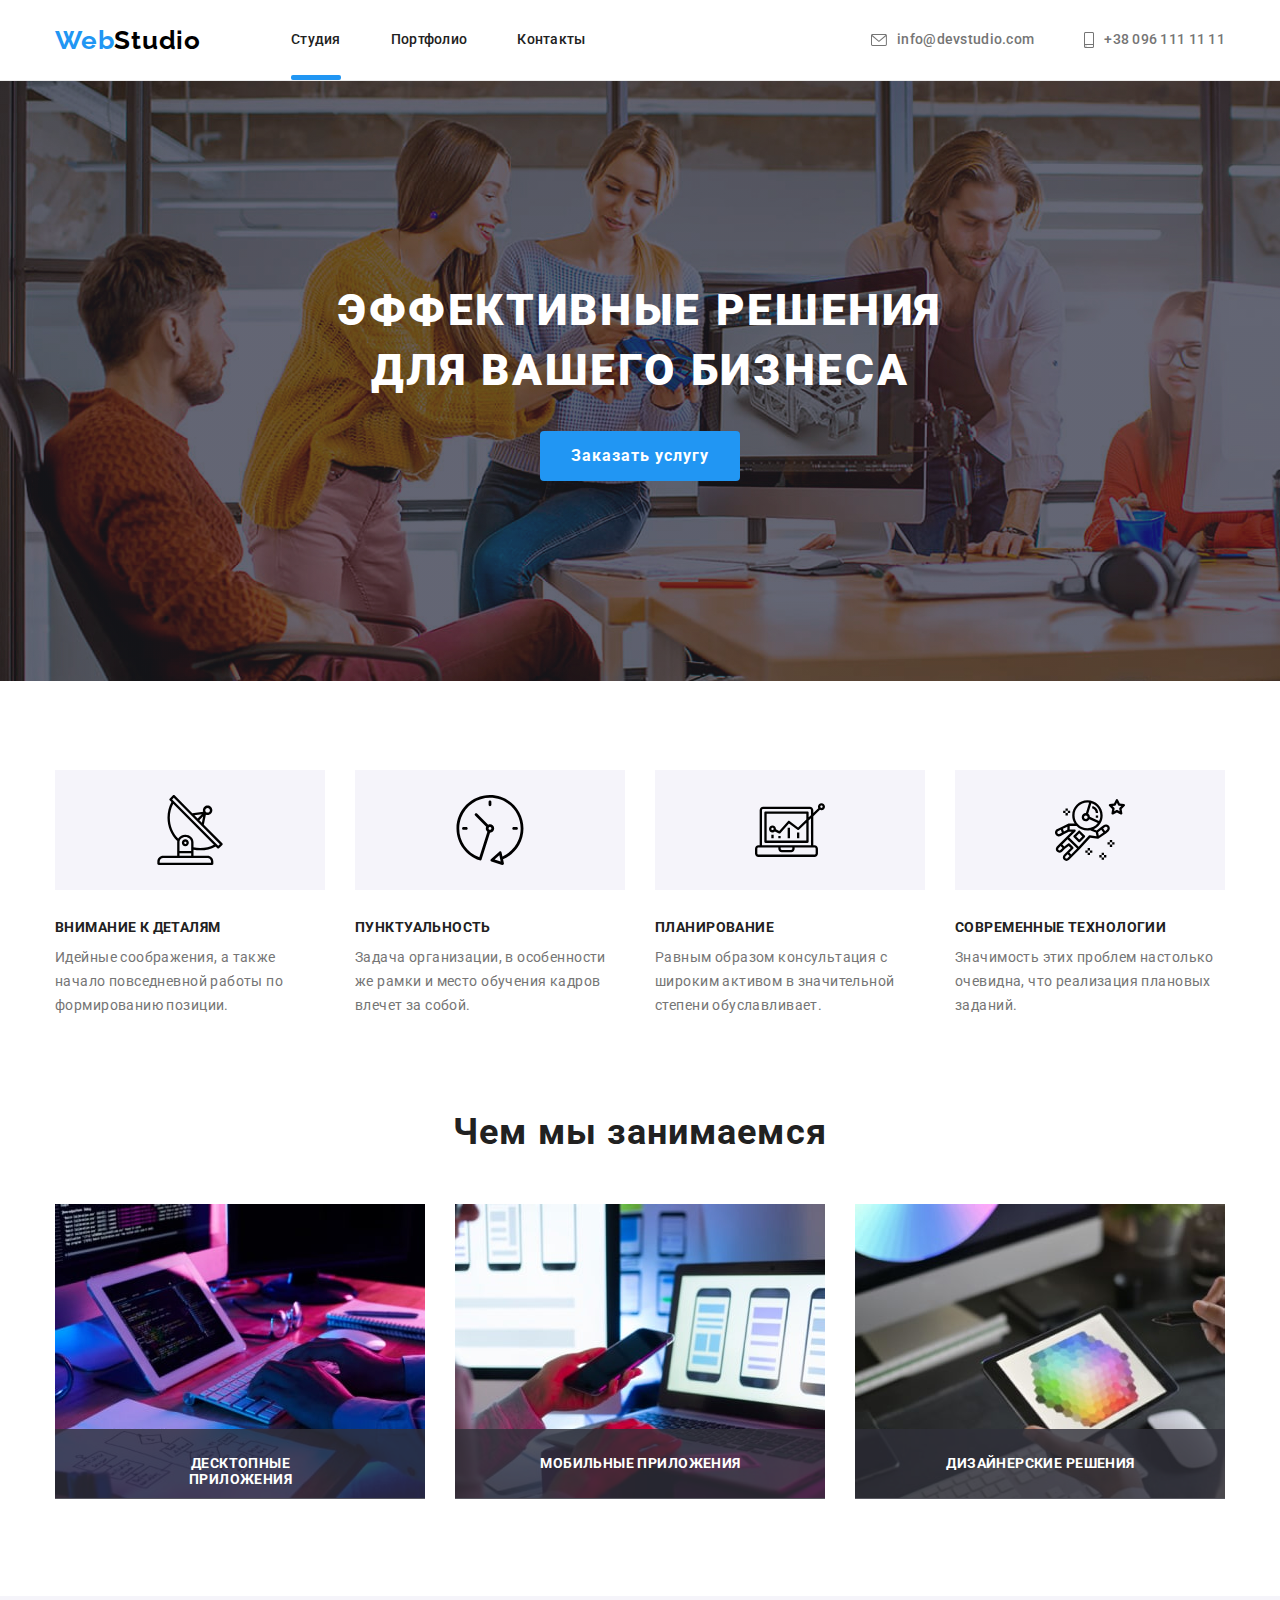
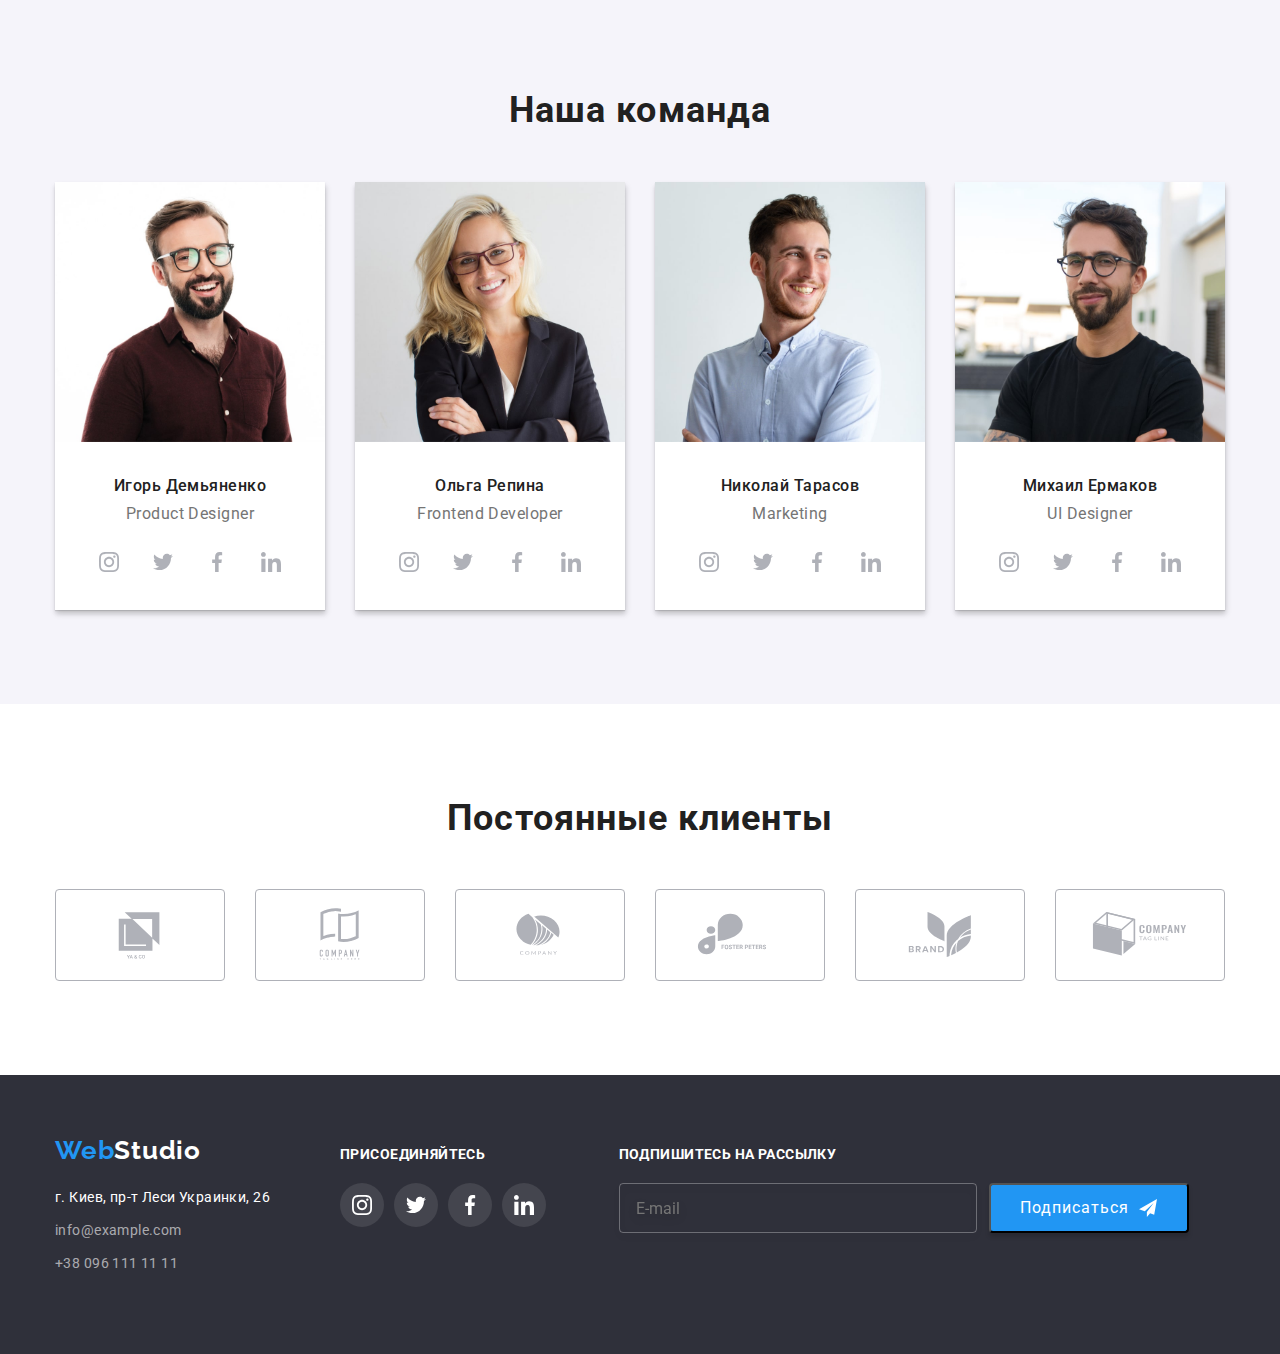
<file: index.html>
<!DOCTYPE html>
<html lang="ru">

<head>
    <link rel="stylesheet"
        href="https://cdnjs.cloudflare.com/ajax/libs/modern-normalize/1.1.0/modern-normalize.min.css">
    <meta charset="UTF-8">
    <meta http-equiv="X-UA-Compatible" content="IE=edge">
    <meta name="viewport" content="width=device-width, initial-scale=1.0">
    <title>Document</title>
    <link rel="preconnect" href="https://fonts.googleapis.com">
    <link rel="preconnect" href="https://fonts.gstatic.com" crossorigin>
    <link
        href="https://fonts.googleapis.com/css2?family=Raleway:wght@700&family=Roboto:wght@400;500;700;900&display=swap"
        rel="stylesheet">
    <link rel="stylesheet" href="./css/styles.css">
</head>

<body>
    <header class="page-header">
        <div class="container">
            <nav class="header-nav">
                <a class="page-logo-nav link" lang="en" href=""> Web<span class="page-logo-studio">Studio</span></a>
                <ul class="nav-links list">
                    <li class="header-list">
                        <a class="header-link link current" href="">Студия</a>
                    </li>
                    <li class="header-list">
                        <a class="header-link link" href="./portfolio.html">Портфолио</a>
                    </li>
                    <li class="header-list">
                        <a class="header-link link" href="">Контакты</a>
                    </li>
                </ul>
            </nav>
            <div class="header-contacts">
                <a class="header-contact link mail" href="mailto:info@devstudio.com">
                    <svg class="logo-icon" width="16" height="12">
                        <use href="./images/icons.svg#icon-envelope"></use>
                    </svg>
                    info@devstudio.com
                </a>
                <a class="header-contact link" href="tel:+380961111111">
                    <svg class="logo-tell" width="10" height="16">
                        <use href="./images/icons.svg#icon-smartphone"></use>
                    </svg>
                    +38 096 111 11 11
                </a>
            </div>
        </div>
    </header>
    <main>
        <section class="main-hero">
            <div class="container hero-container">
                <h1 class="main-title">Эффективные решения <br>
                    для вашего бизнеса</h1>
                <button data-modal-open class="main-button" type="button">Заказать услугу</button>
            </div>
        </section>
        <section class="main-first">
            <div class="container">
                <ul class="main-description-list list">
                    <li class="main-description-item">
                        <div class="icon-theme">
                            <svg class="icon-info" width="70" height="70">
                                <use href="./images/icons.svg#icon-antenna"></use>
                            </svg>
                        </div>
                        <h3 class="main-description-title">Внимание к деталям</h3>
                        <p class="main-description-paragraph">Идейные соображения, а также начало повседневной работы по
                            формированию позиции.</p>
                    </li>
                    <li class="main-description-item">
                        <div class="icon-theme">
                            <svg class="icon-info" width="70" height="70">
                                <use href="./images/icons.svg#icon-clock"></use>
                            </svg>
                        </div>
                        <h3 class="main-description-title">Пунктуальность</h3>
                        <p class="main-description-paragraph">Задача организации, в особенности же рамки и место
                            обучения
                            кадров влечет за собой.</p>
                    </li>
                    <li class="main-description-item">
                        <div class="icon-theme">
                            <svg class="icon-info" width="70" height="70">
                                <use href="./images/icons.svg#icon-diagram-1"></use>
                            </svg>
                        </div>
                        <h3 class="main-description-title">Планирование</h3>
                        <p class="main-description-paragraph">Равным образом консультация с широким активом в
                            значительной
                            степени обуславливает.</p>
                    </li>
                    <li class="main-description-item">
                        <div class="icon-theme">
                            <svg class="icon-info" width="70" height="70">
                                <use href="./images/icons.svg#icon-astronaut"></use>
                            </svg>
                        </div>
                        <h3 class="main-description-title">Современные технологии</h3>
                        <p class="main-description-paragraph">Значимость этих проблем настолько очевидна, что реализация
                            плановых заданий.</p>
                    </li>
                </ul>
            </div>
        </section>
        <section class="main-second">
            <div class="container main-works-container">
                <h2 class="main-works title">Чем мы занимаемся</h2>
                <ul class="photos-works list">
                    <li class="photos-works-item">
                        <img src="./images/box 1-min.jpg" alt="верстка" width="370" height="294">
                        <div class="works-item-overlay">
                            <p class="works-item-overlay-title">Десктопные приложения</p>
                        </div>
                    </li>
                    <li class="photos-works-item">
                        <img src="./images/box 2-min.jpg" alt="мобильное приложение" width="370" height="294">
                        <div class="works-item-overlay">
                            <p class="works-item-overlay-title">Мобильные приложения</p>
                        </div>
                    </li>
                    <li class="photos-works-item">
                        <img src="./images/box 3-min.jpg" alt="веб дизайн" width="370" height="294">
                        <div class="works-item-overlay">
                            <p class="works-item-overlay-title">Дизайнерские решения</p>
                        </div>
                    </li>
                </ul>
            </div>
        </section>
        <section class="main-third">
            <div class="container team-container">
                <h2 class="team title">Наша команда</h2>
                <ul class="team-list list">
                    <li class="team-list-item">
                        <img src="./images/img1-min.jpg" alt="Product Designer" width="270" height="260">
                        <div class="work-name">
                            <h3 class="team-item-name">Игорь Демьяненко</h3>
                            <p class="team-item-position" lang="en">Product Designer</p>
                        </div>
                        <div class="logo-icons">
                            <ul class="social-item list">
                                <li class="social-contacts">
                                    <a class="social-contacts-link link" href="">
                                        <svg class="icon" width="20" height="20">
                                            <use href="./images/icons.svg#icon-instagram"></use>
                                        </svg>
                                    </a>
                                </li>
                                <li class="social-contacts">
                                    <a class="social-contacts-link link" href="">
                                        <svg class="icon" width="20" height="20">
                                            <use href="./images/icons.svg#icon-twitter"></use>
                                        </svg>
                                    </a>
                                </li>
                                <li class="social-contacts">
                                    <a class="social-contacts-link link" href="">
                                        <svg class="icon" width="20" height="20">
                                            <use href="./images/icons.svg#icon-facebook"></use>
                                        </svg>
                                    </a>
                                </li>
                                <li class="social-contacts">
                                    <a class="social-contacts-link link" href="">
                                        <svg class="icon" width="20" height="20">
                                            <use href="./images/icons.svg#icon-linkedin"></use>
                                        </svg>
                                    </a>
                                </li>
                            </ul>
                        </div>
                    </li>

                    <li class="team-list-item">
                        <img src="./images/img2-min.jpg" alt="Frontend Developer" width="270" height="260">
                        <div class="work-name">
                            <h3 class="team-item-name">Ольга Репина</h3>
                            <p class="team-item-position" lang="en">Frontend Developer</p>
                        </div>
                        <div class="logo-icons">
                            <ul class="social-item list">
                                <li class="social-contacts">
                                    <a href="" class="social-contacts-link link">
                                        <svg class="icon" width="20" height="20">
                                            <use href="./images/icons.svg#icon-instagram"></use>
                                        </svg>
                                    </a>
                                </li>
                                <li class="social-contacts">
                                    <a href="" class="social-contacts-link link">
                                        <svg class="icon" width="20" height="20">
                                            <use href="./images/icons.svg#icon-twitter"></use>
                                        </svg>
                                    </a>
                                </li>
                                <li class="social-contacts">
                                    <a href="" class="social-contacts-link link">
                                        <svg class="icon" width="20" height="20">
                                            <use href="./images/icons.svg#icon-facebook"></use>
                                        </svg>
                                    </a>
                                </li>
                                <li class="social-contacts">
                                    <a href="" class="social-contacts-link link">
                                        <svg class="icon" width="20" height="20">
                                            <use href="./images/icons.svg#icon-linkedin"></use>
                                        </svg>
                                    </a>
                                </li>
                            </ul>
                        </div>
                    </li>
                    <li class="team-list-item">
                        <img src="./images/img3-min.jpg" alt="Marketing" width="270" height="260">
                        <div class="work-name">
                            <h3 class="team-item-name">Николай Тарасов</h3>
                            <p class="team-item-position" lang="en">Marketing</p>
                        </div>
                        <div class="logo-icons">
                            <ul class="social-item list">
                                <li class="social-contacts">
                                    <a href="" class="social-contacts-link link">
                                        <svg class="icon" width="20" height="20">
                                            <use href="./images/icons.svg#icon-instagram"></use>
                                        </svg>
                                    </a>
                                </li>
                                <li class="social-contacts">
                                    <a href="" class="social-contacts-link link">
                                        <svg class="icon" width="20" height="20">
                                            <use href="./images/icons.svg#icon-twitter"></use>
                                        </svg>
                                    </a>
                                </li>
                                <li class="social-contacts">
                                    <a href="" class="social-contacts-link link">
                                        <svg class="icon" width="20" height="20">
                                            <use href="./images/icons.svg#icon-facebook"></use>
                                        </svg>
                                    </a>
                                </li>
                                <li class="social-contacts">
                                    <a href="" class="social-contacts-link link">
                                        <svg class="icon" width="20" height="20">
                                            <use href="./images/icons.svg#icon-linkedin"></use>
                                        </svg>
                                    </a>
                                </li>
                            </ul>
                        </div>
                    </li>
                    <li class="team-list-item">
                        <img src="./images/img4-min.jpg" alt="UI Designer" width="270" height="260">
                        <div class="work-name">
                            <h3 class="team-item-name">Михаил Ермаков</h3>
                            <p class="team-item-position" lang="en">UI Designer</p>
                        </div>
                        <div class="logo-icons">
                            <ul class="social-item list">
                                <li class="social-contacts">
                                    <a href="" class="social-contacts-link link">
                                        <svg class="icon" width="20" height="20">
                                            <use href="./images/icons.svg#icon-instagram"></use>
                                        </svg>
                                    </a>
                                </li>
                                <li class="social-contacts">
                                    <a href="" class="social-contacts-link link">
                                        <svg class="icon" width="20" height="20">
                                            <use href="./images/icons.svg#icon-twitter"></use>
                                        </svg>
                                    </a>
                                </li>
                                <li class="social-contacts">
                                    <a href="" class="social-contacts-link link">
                                        <svg class="icon" width="20" height="20">
                                            <use href="./images/icons.svg#icon-facebook"></use>
                                        </svg>
                                    </a>
                                </li>
                                <li class="social-contacts">
                                    <a href="" class="social-contacts-link link">
                                        <svg class="icon" width="20" height="20">
                                            <use href="./images/icons.svg#icon-linkedin"></use>
                                        </svg>
                                    </a>
                                </li>
                            </ul>
                        </div>
                    </li>
                </ul>
            </div>
        </section>
        <section class="constant-clients">
            <div class="container">
                <h2 class="tittle-section-clients title">Постоянные клиенты</h2>
                <ul class="clients-list list">
                    <li class="constant-clients-li">
                        <a href="" class="constant-clients-link link">
                            <svg width="106" height="60">
                                <use href="./images/icons.svg#icon-Logo"></use>
                            </svg>
                        </a>
                    </li>
                    <li class="constant-clients-li">
                        <a class="constant-clients-link link" href="">
                            <svg width="106" height="60">
                                <use href="./images/icons.svg#icon-Logo1"></use>
                            </svg>
                        </a>
                    </li>
                    <li class="constant-clients-li">
                        <a class="constant-clients-link link" href="">
                            <svg width="106" height="60">
                                <use href="./images/icons.svg#icon-Logo2"></use>
                            </svg>
                        </a>
                    </li>
                    <li class="constant-clients-li">
                        <a class="constant-clients-link link" href="">
                            <svg width="106" height="60">
                                <use href="./images/icons.svg#icon-Logo3"></use>
                            </svg>
                        </a>
                    </li>
                    <li class="constant-clients-li">
                        <a class="constant-clients-link link" href="">
                            <svg width="106" height="60">
                                <use href="./images/icons.svg#icon-Logo4"></use>
                            </svg>
                        </a>
                    </li>
                    <li class="constant-clients-li">
                        <a class="constant-clients-link link" href="">
                            <svg width="106" height="60">
                                <use href="./images/icons.svg#icon-Logo5"></use>
                            </svg>
                        </a>
                    </li>
                </ul>
             </div>
        </section>
    </main>
    <footer class="footer-page">
        <div class="container footer">
            <div class="footer-contact">
            <a class="footer-page-logo link" lang="en" href="">Web<span
                    class="footer-page-logo-studio link">Studio</span></a>
            <address class="coordinates">
                <ul class="footer-list list">
                    <li class="footer-item">
                        <a class="footer-adress link" href="https://goo.gl/maps/NfeXmL5JivvQEDG79" target="_blank"
                            rel="noopener noreferrer">г. Киев, пр-т Леси Украинки, 26</a>
                    </li>
                    <li>
                        <a class="footer-contact link" href="mailto:info@example.com">info@example.com</a>
                    </li>
                    <li>
                        <a class="footer-contact link" href="tel:+380961111111">+38 096 111 11 11</a>
                    </li>
                </ul>
            </address>
       </div>
            <div class="footer-social-contact">
                <h2 class="footer-title-additional">присоединяйтесь</h2>
                
             <ul class="footer-social-list list">
                 <li class="footer-social-item">
                    <a class="footer-social-link link" href="">
                    <svg class="footer-icon" width="20" height="20">
                         <use href="./images/icons.svg#icon-instagram"></use>
                     </svg>
                   </a>  
                 </li>
                <li class="footer-social-item">
                    <a class="footer-social-link link" href="">
                    <svg class="footer-icon" width="20" height="20">
                        <use href="./images/icons.svg#icon-twitter"></use>
                    </svg>
                    </a>
                </li>
                <li class="footer-social-item">
                    <a class="footer-social-link link" href="">
                    <svg class="footer-icon" width="20" height="20">
                        <use href="./images/icons.svg#icon-facebook"></use>
                    </svg>
                    </a>
                </li>
                <li class="footer-social-item">
                    <a class="footer-social-link link" href="">
                    <svg class="footer-icon" width="20" height="20">
                        <use href="./images/icons.svg#icon-linkedin"></use>
                    </svg>
                    </a>
                </li>
             </ul>
           </div>
           <div class="footer-email-input">
            <h2 class="title-email">Подпишитесь на рассылку</h2>
            <form action="#" class="email-input-text">
                <input type="text" name="user-email-input" class="footer-modal-input" placeholder="E-mail"/>
                <button type="submit" class="button-email-input">Подписаться <svg class="button-email-icon" width="18" height="18">
                    <use href="./cross.svg#icon-icon-send"></use> 
                </svg>
                 
            </button>
            </form>
           
        </div>
    </footer>
    <div class="backdrop is-hidden" data-modal>
        <div class="modal">
            <button type="button" class="modal-button" data-modal-close>
                <svg class="modal-icon" width="18" height="18">
                    <use href="./cross.svg#icon-close-black-18dp-2-1-1"></use>
                </svg>
            </button>
            <p class="modal-title">Оставьте свои данные, мы вам перезвоним</p>
            
            <form action="#" class="modal-form">

                <div class="modal-form-field">
                <label for="user-name" class="modal-input-text">Имя</label>

                  <div class="modal-input-wrap">  
                <input type="text" min-length="2" name="user-name" class="modal-input" required placeholder=""
                id="user-name"/>
            <svg class="name-icon-modal" width="18" height="18">
            <use href="./cross.svg#icon-person-black"></use>
            </svg>
            </div>
            </div>

        <div class="modal-form-field">
            <label for ="user-tel" class="modal-input-text">Телефон</label>
            <div class="modal-input-wrap">
                <input type="text" name="user-tel" class="modal-input" required  placeholder="" id="user-tel"/>
                <svg class="name-icon-modal" width="18" height="18">
                    <use href="./cross.svg#icon-phone-black"></use>
                </svg>
                </div>
                </div>

                <div class="modal-form-field">
                <label for="user-email" class="modal-input-text">Почта</label>
                <div class="modal-input-wrap">
                <input type="text" name="user-email" class="modal-input" required placeholder="" id="user-email"/>
            <svg class="name-icon-modal" width="18" height="18">
                <use href="./cross.svg#icon-email-black"></use>
            </svg>
            </div>
            </div>

               <div class="modal-form-field">
                   <label for="user-comment" class="modal-input-text">Комментарий</label>
                <textarea name="user-comment" id="user-comment" class="modal-user-comment" placeholder="Введите текст"></textarea>
               </div>

               <div class="modal-form-field">
                   <input type="checkbox" name="policy" id="modal-check" class="modal-check"/>
                   <label for="modal-check" class="modal-check-text">Соглашаюсь с рассылкой и принимаю <a class="form-link" href="">Условия договора</a></label>
               </div>

               <button type="submit" class="modal-btn">Отправить </button>
            </form>
        </div>
    </div>
    <script src="./modal.js"></script>
</body>

</html>
</file>
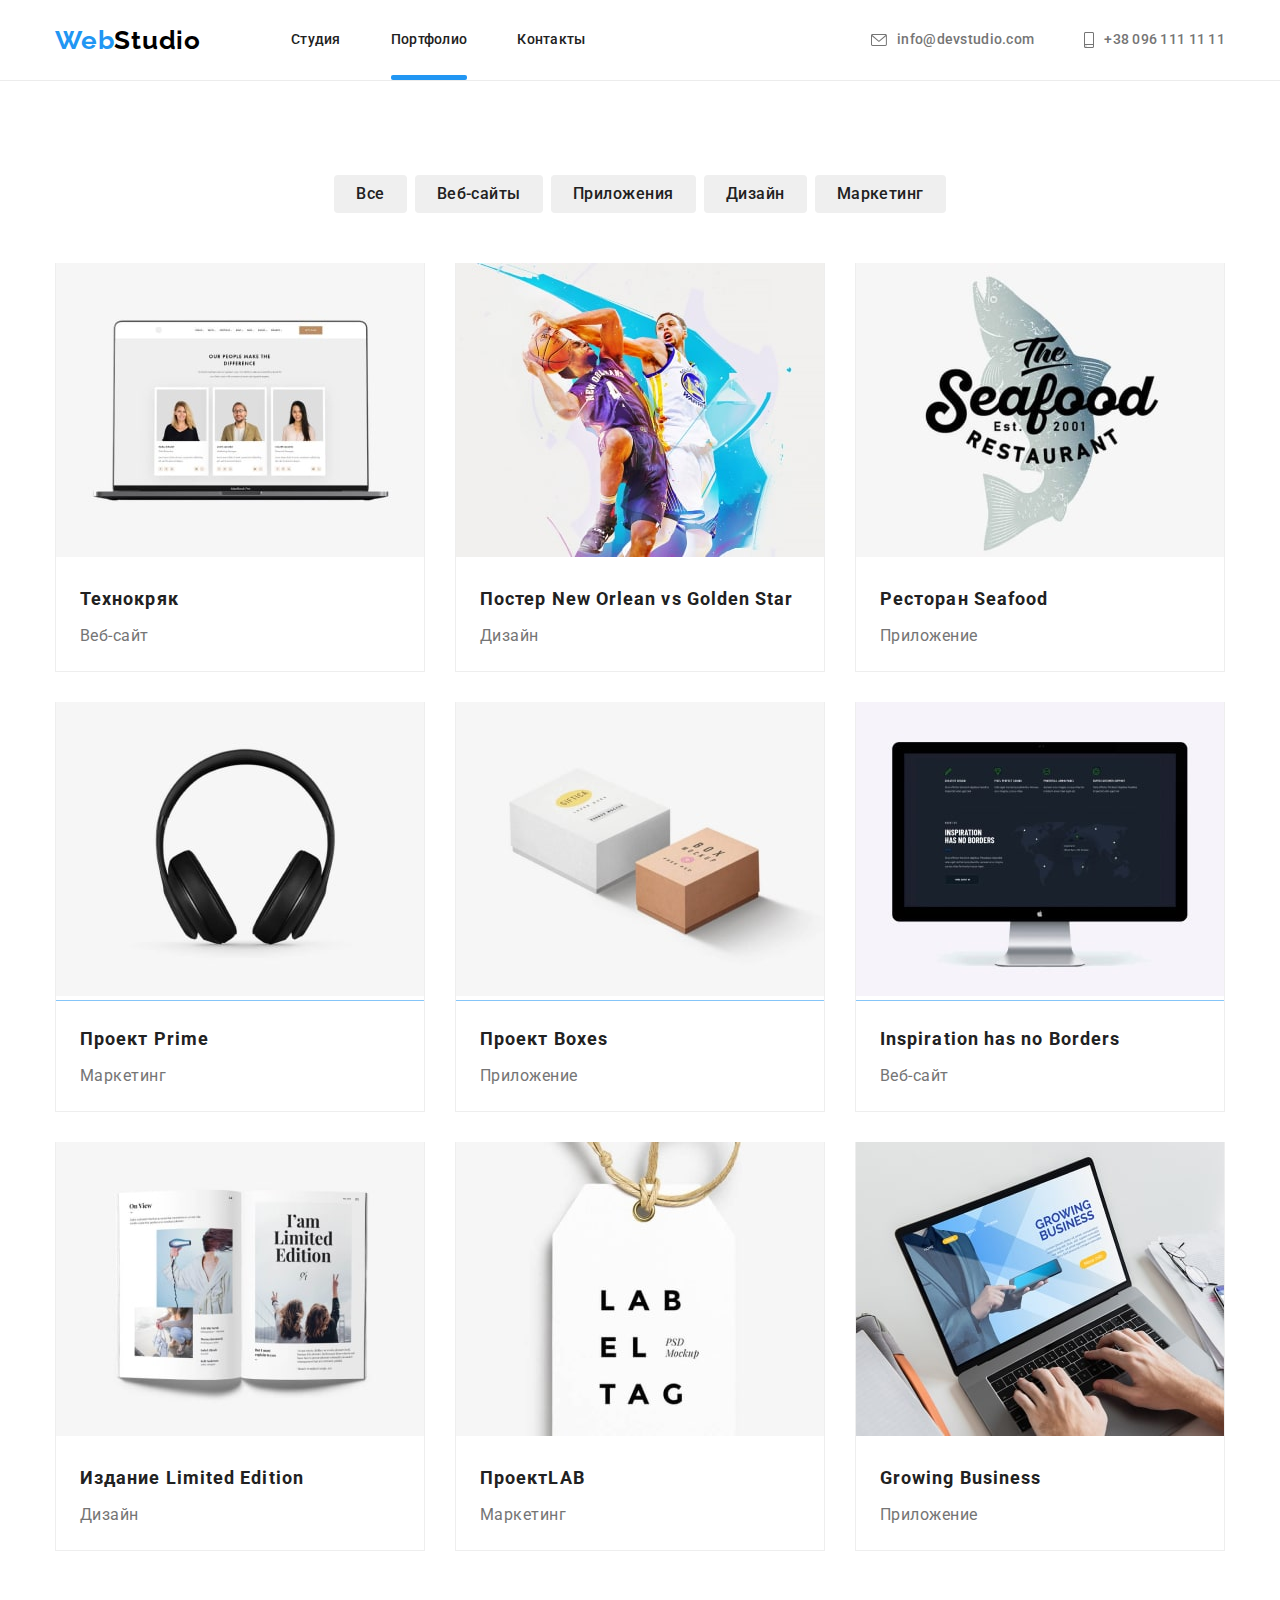
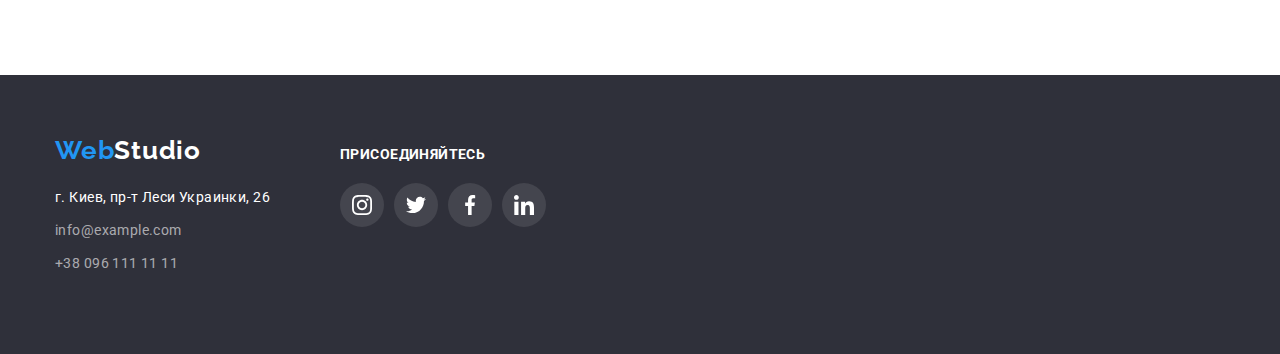
<file: portfolio.html>
<!DOCTYPE html>
<html lang="en">

<head>
    <link rel="stylesheet"
        href="https://cdnjs.cloudflare.com/ajax/libs/modern-normalize/1.1.0/modern-normalize.min.css">
    <meta charset="UTF-8">
    <meta http-equiv="X-UA-Compatible" content="IE=edge">
    <meta name="viewport" content="width=device-width, initial-scale=1.0">
    <title>Document</title>
    <link rel="preconnect" href="https://fonts.googleapis.com">
    <link rel="preconnect" href="https://fonts.gstatic.com" crossorigin>
    <link
        href="https://fonts.googleapis.com/css2?family=Raleway:wght@700&family=Roboto:wght@400;500;700;900&display=swap"
        rel="stylesheet">
    <link rel="stylesheet" href="./css/styles.css">
</head>

<body>
    <header class="page-header">
        <div class="container portfolio-page-header">
            <nav class="header-nav">
                <a lang="en" href="" class="page-logo-nav link">Web<span class="page-logo-studio">Studio</span></a>
                <ul class="nav-links list">
                    <li class="header-list">
                        <a class="header-link link" href="./index.html">Студия</a>
                    </li>
                    <li class="header-list">
                        <a class="header-link link current" href="">Портфолио</a>
                    </li>
                    <li class="header-list">
                        <a class="header-link link" href="">Контакты</a>
                    </li>
                </ul>
            </nav>
            <div class="header-contacts">
                <a class="header-contact link mail" href="mailto:info@devstudio.com">
                <svg class="logo-icon" width="16" height="12">
                    <use href="./images/icons.svg#icon-envelope"></use>
                </svg>
                info@devstudio.com
                </a>
                <a class="header-contact link" href="tel:+380961111111">
                    <svg class="logo-tell" width="10" height="16">
                        <use href="./images/icons.svg#icon-smartphone"></use>
                    </svg>
                    +38 096 111 11 11
                    </a>
            </div>
        </div>
    </header>
    <main>
        <section class="portfolio">
            <div class="container portfolio-container">
                <ul class="filters list">
                    <li class="filter-item">
                        <button class="filter-button" type="button">Все</button>
                    </li>
                    <li class="filter-item">
                        <button class="filter-button" type="button">Веб-сайты</button>
                    </li>
                    <li class="filter-item">
                        <button class="filter-button" type="button">Приложения</button>
                    </li>
                    <li class="filter-item">
                        <button class="filter-button" type="button">Дизайн</button>
                    </li>
                    <li class="filter-item">
                        <button class="filter-button" type="button">Маркетинг</button>
                    </li>
                </ul>
                <ul class="portfolio-list list">
                    <li class="portfolio-item">
                        <a class="portfolio-link link" href="">
                            <div class="thumb">
                            <img src="./images/portfolio1-min.jpg" alt="сайт" width="370" height="294">
                            <div class="hover-overlay">
                                <p class="text-hover-overlay">Технокряк это современная площадка распространения коронавируса. Компании используют эту платформу для цифрового
                                шпионажа и атак на защищённые сервера конкурентов.</p>
                            </div>
                            </div>
                            <div class="projects">
                                <h2 class="portfolio-title">Технокряк</h2>
                                <p class="portfolio-paragraph">Веб-сайт</p>
                            </div>
                        
                    </a>
                      </li>
                    <li class="portfolio-item">
                        <a class="portfolio-link link" href="">
                            <div class="thumb">
                            <img src="./images/portfolio2-min.jpg" alt="" width="370" height="294">
                                <div class="hover-overlay">
                                    <p class="text-hover-overlay">Технокряк это современная площадка распространения коронавируса. Компании используют эту
                                        платформу для цифрового
                                        шпионажа и атак на защищённые сервера конкурентов.</p>
                                    </div>
                                    </div>
                            <div class="projects">
                                <h2 class="portfolio-title">Постер <span lang="en">New Orlean vs Golden Star</span></h2>
                                <p class="portfolio-paragraph">Дизайн</p>
                            </div>
                        </a>
                    </li>
                    <li class="portfolio-item">
                        <a class="portfolio-link link" href="">
                            <div class="thumb">
                            <img src="./images/portfolio3-min.jpg" alt="ресторан морепродуктов" width="370"
                                height="294">
                                <div class="hover-overlay">
                                    <p class="text-hover-overlay">Технокряк это современная площадка распространения коронавируса. Компании используют
                                        эту
                                        платформу для цифрового
                                        шпионажа и атак на защищённые сервера конкурентов.</p>
                                </div>
                                </div>
                            <div class="projects">
                                <h2 class="portfolio-title">Ресторан <span lang="en">Seafood</span></h2>
                                <p class="portfolio-paragraph">Приложение</p>
                            </div>
                        </a>
                    </li>
                    <li class="portfolio-item">
                        <a class="portfolio-link link" href="">
                            <div class="thumb">
                            <img src="./images/portfolio4-min.jpg" alt="маркетинг" width="370" height="294">
                            <div class="hover-overlay">
                                <p class="text-hover-overlay">Технокряк это современная площадка распространения коронавируса. Компании используют
                                    эту
                                    платформу для цифрового
                                    шпионажа и атак на защищённые сервера конкурентов.</p>
                            </div>
                            </div>
                            <div class="projects">
                                <h2 class="portfolio-title">Проект <span lang="en">Prime</span></h2>
                                <p class="portfolio-paragraph">Маркетинг</p>
                            </div>
                        </a>
                    </li>
                    <li class="portfolio-item">
                        <a class="portfolio-link link" href="">
                            <div class="thumb">
                            <img src="./images/portfolio5-min.jpg" alt="приложения" width="370" height="294">
                            <div class="hover-overlay">
                                <p class="text-hover-overlay">Технокряк это современная площадка распространения коронавируса. Компании используют
                                    эту
                                    платформу для цифрового
                                    шпионажа и атак на защищённые сервера конкурентов.</p>
                            </div>
                            </div>
                            <div class="projects">
                                <h2 class="portfolio-title">Проект <span lang="en">Boxes</span></h2>
                                <p class="portfolio-paragraph">Приложение</p>
                            </div>
                        </a>
                    </li>
                    <li class="portfolio-item">
                        <a class="portfolio-link link" href="">
                            <div class="thumb">
                            <img src="./images/portfolio6-min.jpg" alt="сайт" width="370" height="294">
                            <div class="hover-overlay">
                                <p class="text-hover-overlay">Технокряк это современная площадка распространения коронавируса. Компании используют
                                    эту
                                    платформу для цифрового
                                    шпионажа и атак на защищённые сервера конкурентов.</p>
                            </div>
                            </div>
                            <div class="projects">
                                <h2 class="portfolio-title"><span lang="en">Inspiration has no Borders</span></h2>
                                <p class="portfolio-paragraph">Веб-сайт</p>
                            </div>
                        </a>
                    </li>
                    <li class="portfolio-item">
                        <a class="portfolio-link link" href="">
                            <div class="thumb">
                            <img src="./images/portfolio7-min.jpg" alt="дизайн" width="370" height="294">
                            <div class="hover-overlay">
                                <p class="text-hover-overlay">Технокряк это современная площадка распространения коронавируса. Компании используют
                                    эту
                                    платформу для цифрового
                                    шпионажа и атак на защищённые сервера конкурентов.</p>
                            </div>
                            </div>
                            <div class="projects">
                                <h2 class="portfolio-title">Издание <span lang="en">Limited Edition</span></h2>
                                <p class="portfolio-paragraph">Дизайн</p>
                            </div>
                        </a>
                    </li>
                    <li class="portfolio-item">
                        <a class="portfolio-link link" href="">
                            <div class="thumb">
                            <img src="./images/portfolio8-min.jpg" alt="маркетинг" width="370" height="294">
                            <div class="hover-overlay">
                                <p class="text-hover-overlay">Технокряк это современная площадка распространения коронавируса. Компании используют
                                    эту
                                    платформу для цифрового
                                    шпионажа и атак на защищённые сервера конкурентов.</p>
                            </div>
                            </div>
                            <div class="projects">
                                <h2 class="portfolio-title">Проект<span lang="en">LAB</span></h2>
                                <p class="portfolio-paragraph">Маркетинг</p>
                            </div>
                        </a>
                    </li>
                    <li class="portfolio-item">
                        <a class="portfolio-link link" href="">
                            <div class="thumb">
                            <img src="./images/portfolio9-min.jpg" alt="приложение" width="370" height="294">
                            <div class="hover-overlay">
                                <p class="text-hover-overlay">Технокряк это современная площадка распространения коронавируса. Компании используют
                                    эту
                                    платформу для цифрового
                                    шпионажа и атак на защищённые сервера конкурентов.</p>
                            </div>
                            </div>
                            <div class="projects">
                                <h2 class="portfolio-title"><span lang="en">Growing Business</span></h2>
                                <p class="portfolio-paragraph">Приложение</p>
                            </div>
                        </a>
                    </li>
                </ul>
            </div>
        </section>
    </main>
    <footer class="footer-page">
    <div class="container footer">
        <div class="footer-contact">
            <a class="footer-page-logo link" lang="en" href="">Web<span
                    class="footer-page-logo-studio link">Studio</span></a>
            <address class="coordinates">
                <ul class="footer-list list">
                    <li class="footer-item">
                        <a class="footer-adress link" href="https://goo.gl/maps/NfeXmL5JivvQEDG79" target="_blank"
                            rel="noopener noreferrer">г. Киев, пр-т Леси Украинки, 26</a>
                    </li>
                    <li>
                        <a class="footer-contact link" href="mailto:info@example.com">info@example.com</a>
                    </li>
                    <li>
                        <a class="footer-contact link" href="tel:+380961111111">+38 096 111 11 11</a>
                    </li>
                </ul>
            </address>
        </div>
        <div class="footer-social-contact">
            <h2 class="footer-title-additional">присоединяйтесь</h2>
    
            <ul class="footer-social-list list">
                <li class="footer-social-item">
                    <a class="footer-social-link link" href="">
                        <svg class="footer-icon" width="20" height="20">
                            <use href="./images/icons.svg#icon-instagram"></use>
                        </svg>
                    </a>
                </li>
                <li class="footer-social-item">
                    <a class="footer-social-link link" href="">
                        <svg class="footer-icon" width="20" height="20">
                            <use href="./images/icons.svg#icon-twitter"></use>
                        </svg>
                    </a>
                </li>
                <li class="footer-social-item">
                    <a class="footer-social-link link" href="">
                        <svg class="footer-icon" width="20" height="20">
                            <use href="./images/icons.svg#icon-facebook"></use>
                        </svg>
                    </a>
                </li>
                <li class="footer-social-item">
                    <a class="footer-social-link link" href="">
                        <svg class="footer-icon" width="20" height="20">
                            <use href="./images/icons.svg#icon-linkedin"></use>
                        </svg>
                    </a>
                </li>
            </ul>
        </div>
    </div>
    </footer>
    </body>
</html>
</file>
<file: css/styles.css>
:root {
  --main-color: #212121;
  --secondary-color: #757575;
  --accent-color: #2196f3;
  --logo-color: #000000;
  --adress-color: #ffffff;
  --footer-contacts-color: #rgba(255, 255, 255, 0.6);
  --transition: 250ms cubic-bezier(0.4, 0, 0.2, 1);
}
body {
  font-family: "Roboto", sans-serif;
}
p,
h1,
h2,
h3,
h4,
h5 {
  margin-top: 0;
  margin-bottom: 0;
}
ul {
  margin-top: 0;
  margin-bottom: 0;
  padding-left: 0;
}
.list {
  list-style: none;
}
.link {
  text-decoration: none;
}
.container {
  width: 1200px;
  padding-left: 15px;
  padding-right: 15px;
  margin: 0 auto;
}
.title {
  font-weight: 700;
  font-size: 36px;
  line-height: 1.16;
  text-align: center;
  letter-spacing: 0.03em;
  color: var(--main-color);
}

/* -------------------------Header----------------------*/
.page-header {
  border-bottom: 1px solid #ececec;
}
.page-logo-nav {
  font-family: Raleway;
  font-style: normal;
  font-weight: bold;
  font-size: 26px;
  line-height: 1.19;
  letter-spacing: 0.03em;
  color: #2196f3;
  margin-right: 90px;
}
.page-logo-studio {
  color: var(--logo-color);
}
.nav-links {
  display: flex;
}

.header-nav {
  display: flex;
  align-items: center;
}
.page-header .container {
  display: flex;
  align-items: center;
}
.header-link {
  display: block;
  font-weight: 500;
  font-size: 14px;
  line-height: 1.14;
  letter-spacing: 0.02em;
  color: var(--main-color);
  padding-top: 32px;
  padding-bottom: 32px;
  position: relative;
  transition: color 250ms cubic-bezier(0.4, 0, 0.2, 1);
}
.header-link:hover,
.header-link:focus {
  color: var(--accent-color);
}
.header-list:not(:last-child) {
  margin-right: 50px;
}
.header-link.current::after {
  content: "";
  display: block;
  width: 100%;
  height: 5px;
  background-color: #2196f3;
  border-radius: 2px;
  position: absolute;
  left: 0;
  bottom: 0;

  transition: 250ms cubic-bezier(0.4, 0, 0.2, 1);
}
.header-link:hover::after {
  opacity: 1;
}
.header-contact {
  display: flex;
  font-weight: 500;
  font-size: 14px;
  line-height: 1.14;
  letter-spacing: 0.02em;
  color: var(--secondary-color);
  padding-top: 32px;
  padding-bottom: 32px;
  align-items: center;
  transition: color 250ms cubic-bezier(0.4, 0, 0.2, 1);
}
.header-contact:hover,
.header-contact:focus {
  color: var(--accent-color);
}
.mail {
  margin-right: 50px;
}
.header-contacts {
  margin-left: auto;
  align-items: center;
  display: flex;
}
.logo-icon {
  fill: currentColor;
  margin-right: 10px;
}
.logo-tell {
  fill: currentColor;
  margin-right: 10px;
}
/*----------------------Portfolio list--------------------*/
.portfolio {
  padding-top: 94px;
  padding-bottom: 94px;
}

.filters {
  display: flex;
  margin-bottom: 50px;
  justify-content: center;
}
.filter-button {
  font-family: Roboto;
  font-style: normal;
  font-weight: 500;
  font-size: 16px;
  line-height: 1.62;
  text-align: center;
  letter-spacing: 0.03em;
  color: var(--main-color);
  padding: 6px 22px 6px 22px;
  transition: box-shadow 250ms cubic-bezier(0.4, 0, 0.2, 1),
    color 250ms cubic-bezier(0.4, 0, 0.2, 1),
    background-color 250ms cubic-bezier(0.4, 0, 0.2, 1);
}
.projects {
  padding: 20px 24px;
}

.filter-item:not(:last-child) {
  margin-right: 8px;
}
.filter-button {
  border: none;
  border-radius: 4px;
}
.filter-button:hover {
  box-shadow: 0px 3px 1px rgba(0, 0, 0, 0.1), 0px 1px 2px rgba(0, 0, 0, 0.08),
    0px 2px 2px rgba(0, 0, 0, 0.12);
}
.filter-button:hover,
.filter-button:focus {
  color: #ffffff;
  background-color: var(--accent-color);
}
.filter-button {
  cursor: pointer;
}
.portfolio-list {
  display: flex;
  flex-wrap: wrap;
}
.portfolio-link {
  max-width: 100%;
}
.portfolio-item {
  width: 370px;
  margin-right: 30px;
  margin-bottom: 30px;
  border-right: 1px solid #eeeeee;
  border-bottom: 1px solid #eeeeee;
  border-left: 1px solid #eeeeee;
  display: block;
}
.portfolio-item:nth-child(3n) {
  margin-right: 0;
}
.portfolio-link {
  display: block;
  transition: 250ms cubic-bezier(0.4, 0, 0.2, 1);
}
.portfolio-link:hover,
.portfolio-link:focus {
  box-shadow: 0px 1px 1px rgba(0, 0, 0, 0.12), 0px 4px 4px rgba(0, 0, 0, 0.06),
    1px 4px 6px rgba(0, 0, 0, 0.16);
  cursor: pointer;
}
.portfolio-title {
  font-weight: 700;
  font-size: 18px;
  line-height: 2;
  letter-spacing: 0.06em;
  color: var(--main-color);
  margin-bottom: 4px;
}
.portfolio-paragraph {
  font-weight: normal;
  font-size: 16px;
  line-height: 1.87;
  letter-spacing: 0.03em;
  color: var(--secondary-color);
}
.thumb {
  position: relative;
  overflow: hidden;
}
.hover-overlay {
  position: absolute;

  top: 0;
  right: 0;
  background-color: rgba(33, 150, 243, 0.9);
  width: 100%;
  height: 100%;
  align-items: center;
  padding: 63px 24px 63px 24px;
  transform: translateY(100%);
  transition: transform 250ms cubic-bezier(0.4, 0, 0.2, 1);
}
.thumb:hover .hover-overlay {
  transform: translateY(0);
}
.text-hover-overlay {
  color: rgba(255, 255, 255, 1);
  font-family: Roboto;
  font-style: regular;
  font-size: 18px;
  line-height: 1, 5;
  letter-spacing: 0, 03em;
  vertical-align: top;
}
/*--------------------------Main--------------------------*/

.main-hero {
  background-color: #2f303a;
  background-image: linear-gradient(
      rgba(47, 48, 58, 0.4),
      rgba(47, 48, 58, 0.4)
    ),
    url("../images/Img5.jpg");
  text-align: center;
  margin: 0 auto;
  padding-top: 200px;
  padding-bottom: 200px;
  height: 600px;
  max-width: 100%;
}

.main-title {
  font-weight: 900;
  font-size: 44px;
  line-height: 1.36;
  letter-spacing: 0.06em;
  text-transform: uppercase;
  color: #ffffff;
  margin-bottom: 30px;
  text-align: center;
  margin-right: 0;
  margin-left: 0;
}
.main-button {
  display: inline-block;
  width: 200px;
  height: 50px;
  font-weight: bold;
  font-size: 16px;
  line-height: 1.87;
  text-align: center;
  letter-spacing: 0.06em;
  color: #ffffff;
  background-color: var(--accent-color);
  border-radius: 4px;
  border: none;
}
.main-button {
  cursor: pointer;
}
.main-description-list {
  display: flex;
  align-items: center;
  padding-top: 89px;
  padding-bottom: 94px;
}
.main-description-item {
  margin-right: 30px;
}

.main-description-title {
  font-family: Roboto;
  font-style: normal;
  font-weight: 700;
  font-size: 14px;
  line-height: 1.14;
  letter-spacing: 0.03em;
  text-transform: uppercase;
  color: var(--main-color);
  margin-bottom: 10px;
}
.photos-works {
  display: flex;
  align-items: center;
}
.photos-works-item {
  position: relative;
}
.works-item-overlay {
  position: absolute;
  width: 100%;
  height: 70px;
  bottom: 3px;
  background-color: rgba(47, 48, 58, 0.8);
}
.works-item-overlay-title {
  padding: 27px 82px 27px 83px;
  color: rgba(255, 255, 255, 1);
  font-family: Roboto;
  font-weight: 700;
  font-style: normal;
  font-size: 14px;
  line-height: 1.14;
  letter-spacing: 0.03em;
  text-transform: uppercase;
  text-align: center;
}
.main-second {
  padding-bottom: 94px;
}
.main-works-container .photos-works-item:not(:last-child) {
  margin-right: 30px;
}
.logo-antenna {
  fill: #212121;
}
.icon-theme {
  display: flex;
  justify-content: center;
  align-items: center;
  width: 270px;
  height: 120px;
  background: #f5f4fa;
  margin-bottom: 30px;
}
.icon-info {
  border-radius: 4px;
}
.main-works {
  margin-bottom: 50px;
}
.logo-icons {
  width: 206px;
  height: 44px;
  margin: 0px 32px 30px 32px;
  align-items: center;
}

.social-contacts-link:hover,
.social-contacts-link:focus {
  fill: #ffffff;
  background-color: #2196f3;
}
.social-contacts-link {
  width: 44px;
  height: 44px;
  fill: #afb1b8;
  background-color: #ffff;
  display: flex;
  align-items: center;
  justify-content: center;
  border-radius: 50%;
  transition: fill 250ms cubic-bezier(0.4, 0, 0.2, 1),
    background-color 250ms cubic-bezier(0.4, 0, 0.2, 1);
}
.social-contacts:not(:last-child) {
  margin-right: 10px;
}
.social-item {
  display: flex;
}

.work-name {
  padding-top: 30px;
  padding-bottom: 16px;
}
.main-description-paragraph {
  font-weight: normal;
  font-size: 14px;
  line-height: 1.71;
  letter-spacing: 0.03em;
  color: var(--secondary-color);
}
.team-list {
  display: flex;
  align-items: center;
}

.team {
  margin-bottom: 50px;
}
.main-third {
  padding-top: 94px;
  padding-bottom: 94px;
  background-color: #f5f4fa;
}

.team-list-item:not(:last-child) {
  margin-right: 30px;
}
.team-list-item {
  width: 270px;
  height: 428px;
  background-color: #fff;
  box-shadow: 0px 1px 1px rgba(0, 0, 0, 0.12), 0px 4px 4px rgba(0, 0, 0, 0.06),
    1px 4px 6px rgba(0, 0, 0, 0.16);
}
.team-item-name {
  font-weight: 500;
  font-size: 16px;
  line-height: 19px;
  text-align: center;
  letter-spacing: 0.03em;
  color: var(--main-color);
  padding-bottom: 10px;
}
.team-item-position {
  font-weight: normal;
  font-size: 16px;
  line-height: 1.18;
  text-align: center;
  letter-spacing: 0.03em;
  color: var(--secondary-color);
}
.tittle-section-clients {
  margin-bottom: 50px;
}

.constant-clients {
  padding-top: 94px;
  padding-bottom: 94px;
}

.constant-clients-link {
  width: 170px;
  height: 92px;
  display: flex;
  align-items: center;
  justify-content: center;

  border: 1px solid #afb1b8;
  box-sizing: border-box;
  border-radius: 4px;
  background-color: #ffffff;
  fill: #afb1b8;
  transition: fill 250ms cubic-bezier(0.4, 0, 0.2, 1),
    border 250ms cubic-bezier(0.4, 0, 0.2, 1);
}
.constant-clients-link:hover,
.constant-clients-link:focus {
  fill: #2196f3;
  border: 1px solid #2196f3;
}
.clients-list {
  display: flex;
  align-items: center;
}

.constant-clients-li:not(:last-child) {
  margin-right: 30px;
}
.constant-clients-li {
  height: 92px;
}
/*----------------------------Footer--------------------------*/
.footer-page {
  background-color: #2f303a;
  padding-top: 60px;
  padding-bottom: 60px;
}

.footer-page-logo {
  display: block;
  font-family: Raleway;
  font-style: normal;
  font-weight: bold;
  font-size: 26px;
  line-height: 1.19;
  letter-spacing: 0.03em;
  color: #2196f3;
  margin-right: auto;
  margin-bottom: 20px;
}

.footer-page-logo-studio {
  font-family: Raleway;
  font-style: normal;
  font-weight: 700;
  font-size: 26px;
  line-height: 1.19;
  letter-spacing: 0.03em;
  color: #ffffff;
}
.footer-adress {
  display: block;
  font-style: normal;
  font-weight: normal;
  font-size: 14px;
  line-height: 1.71;
  letter-spacing: 0.03em;
  color: var(--adress-color);
  margin-bottom: 9px;
  transition: color 250ms cubic-bezier(0.4, 0, 0.2, 1);
}
.footer-contact {
  display: block;
  font-style: normal;
  font-weight: normal;
  font-size: 14px;
  line-height: 1.71;
  letter-spacing: 0.03em;
  color: rgba(255, 255, 255, 0.6);
  margin-bottom: 9px;
  transition: color 250ms cubic-bezier(0.4, 0, 0.2, 1);
}
.footer-contact:hover,
.footer-contact:focus {
  color: var(--accent-color);
}
.footer-adress:hover,
.footer-adress:focus {
  color: var(--accent-color);
}
.footer-social-contact {
  width: 206px;
  margin: 0 auto;
}

.footer {
  display: flex;
  align-items: baseline;
}
.footer-icon {
}
.footer-social-link:hover,
.footer-social-link:focus {
  background-color: #2196f3;
}
.footer-title-additional {
  font-family: Roboto;
  font-style: normal;
  font-weight: 700;
  font-size: 14px;
  line-height: 1.14;
  letter-spacing: 0.03em;
  text-transform: uppercase;
  margin-bottom: 20px;
  color: #fff;
}
.footer-social-item {
}
.footer-social-list {
  display: flex;
  align-items: center;
  margin: 0 auto;
}
.footer-social-link {
  fill: #fff;
  background-color: #44454e;
  border-radius: 50%;
  width: 44px;
  height: 44px;
  display: flex;
  align-items: center;
  justify-content: center;
  transition: background-color 250ms cubic-bezier(0.4, 0, 0.2, 1);
}

.footer-social-item:not(:last-child) {
  margin-right: 10px;
}

.footer-social-contact {
  margin-left: 70px;
}
.backdrop {
  position: fixed;
  top: 50%;
  left: 50%;
  transform: translate(-50%, -50%);
  width: 1600px;
  height: 1024px;
  background-color: rgba(0, 0, 0, 0.2);
}
.backdrop.is-hidden {
  opacity: 0;
  pointer-events: none;
}
.modal {
  position: absolute;
  top: 50%;
  left: 50%;
  transform: translate(-50%, -50%);
  background-color: rgba(255, 255, 255, 1);
  width: 528px;
  height: 581px;
}
.modal-button {
  width: 30px;
  height: 30px;
  border-radius: 50%;
  border: 1px solid #afb1b8;
  background-color: rgba(255, 255, 255, 1);
  position: absolute;
  top: 8px;
  right: 8px;
  display: flex;
  align-items: center;
  justify-content: center;
}

.modal {
  padding: 40px;
}

.modal-title {
  font-weight: bold;
  font-size: 20px;
  line-height: 1.13;
  text-align: center;
  letter-spacing: 0.03em;
  color: var(--main-color);
  margin-bottom: 15px;
}

.modal-form-field {
  margin-bottom: 10px;
}
.name-icon-modal {
  position: absolute;
  top: 50%;
  transform: translateY(-50%);
  left: 12px;
  transition: fill 250ms cubic-bezier(0.4, 0, 0.2, 1);
}

.modal-input {
  width: 100%;
  height: 40px;
  border: 1px solid rgba(33, 33, 33, 0.2);
  box-sizing: border-box;
  border-radius: 4px;
  padding-left: 42px;
  outline: none;
  background-color: transparent;
  transition: border-color 250ms cubic-bezier(0.4, 0, 0.2, 1);
}

.modal-input:focus {
  border-color: var(--accent-color);
}

.modal-input:focus + .name-icon-modal {
  fill: var(--accent-color);
}
.modal-input::placeholder .modal-user-comment::placeholder {
  font-size: 14px;
  line-height: 1.16;
  color: rgba(117, 117, 117, 0.5);
}

.modal-check-text {
  font-size: 14px;
  line-height: 1.71;
  letter-spacing: 0.03em;
  color: #757575;
}

.modal-check-text::before {
  content: "";
  width: 16px;
  height: 15px;
  border: 2px solid #212121;
  border-radius: 2px;
  margin-right: 5px;
  display: block;
}

.modal-btn {
  display: block;
  margin: 0 auto;
  width: 200px;
  height: 50px;
  font-weight: bold;
  font-size: 16px;
  line-height: 1.87;
  text-align: center;
  letter-spacing: 0.06em;
  color: #ffffff;
  background-color: var(--accent-color);
  border-radius: 4px;
  border: none;
}

.button-email-input {
  display: flex;
  margin: 0 auto;
  align-items: center;
  justify-content: center;
}

.modal-input-text {
  font-size: 12px;
  display: block;
  color: #757575;
  margin-bottom: 5px;
}

.modal-input-wrap {
  position: relative;
}

.modal-user-comment {
  width: 100%;
  height: 120px;
  border: 1px solid rgba(33, 33, 33, 0.2);
  border-radius: 4px;
  outline: none;
  padding: 12px 16px;
  resize: none;
}

.title-email {
  font-size: 14px;
  line-height: 1.14;
  letter-spacing: 0.03em;
  text-transform: uppercase;
  color: #fff;
}
.button-email-input {
  margin-left: 12px;
  margin-top: 20px;
  width: 200px;
  height: 50px;
  background: #2196f3;
  box-shadow: 0px 4px 4px rgba(0, 0, 0, 0.15);
  border-radius: 4px;
  font-size: 16px;
  line-height: 1.87;
  letter-spacing: 0.06em;
  color: #fff;
}

.button-email-icon {
  margin-left: 10px;
}
.footer-modal-input {
  display: flex;
  width: 358px;
  height: 50px;
  margin-top: 20px;
  background-color: transparent;
  border: 1px solid rgba(255, 255, 255, 0.3);
  box-sizing: border-box;
  filter: drop-shadow(0px 4px 4px rgba(0, 0, 0, 0.15));
  border-radius: 4px;
  padding: 15px 295px 15px 16px;
}

.footer-email-input {
  display: inline-block;
  margin: 0 auto;
}
.email-input-text {
  display: flex;
  align-items: center;
}

.form-link {
  text-decoration: underline;
  color: #2196f3;
}
</file>
